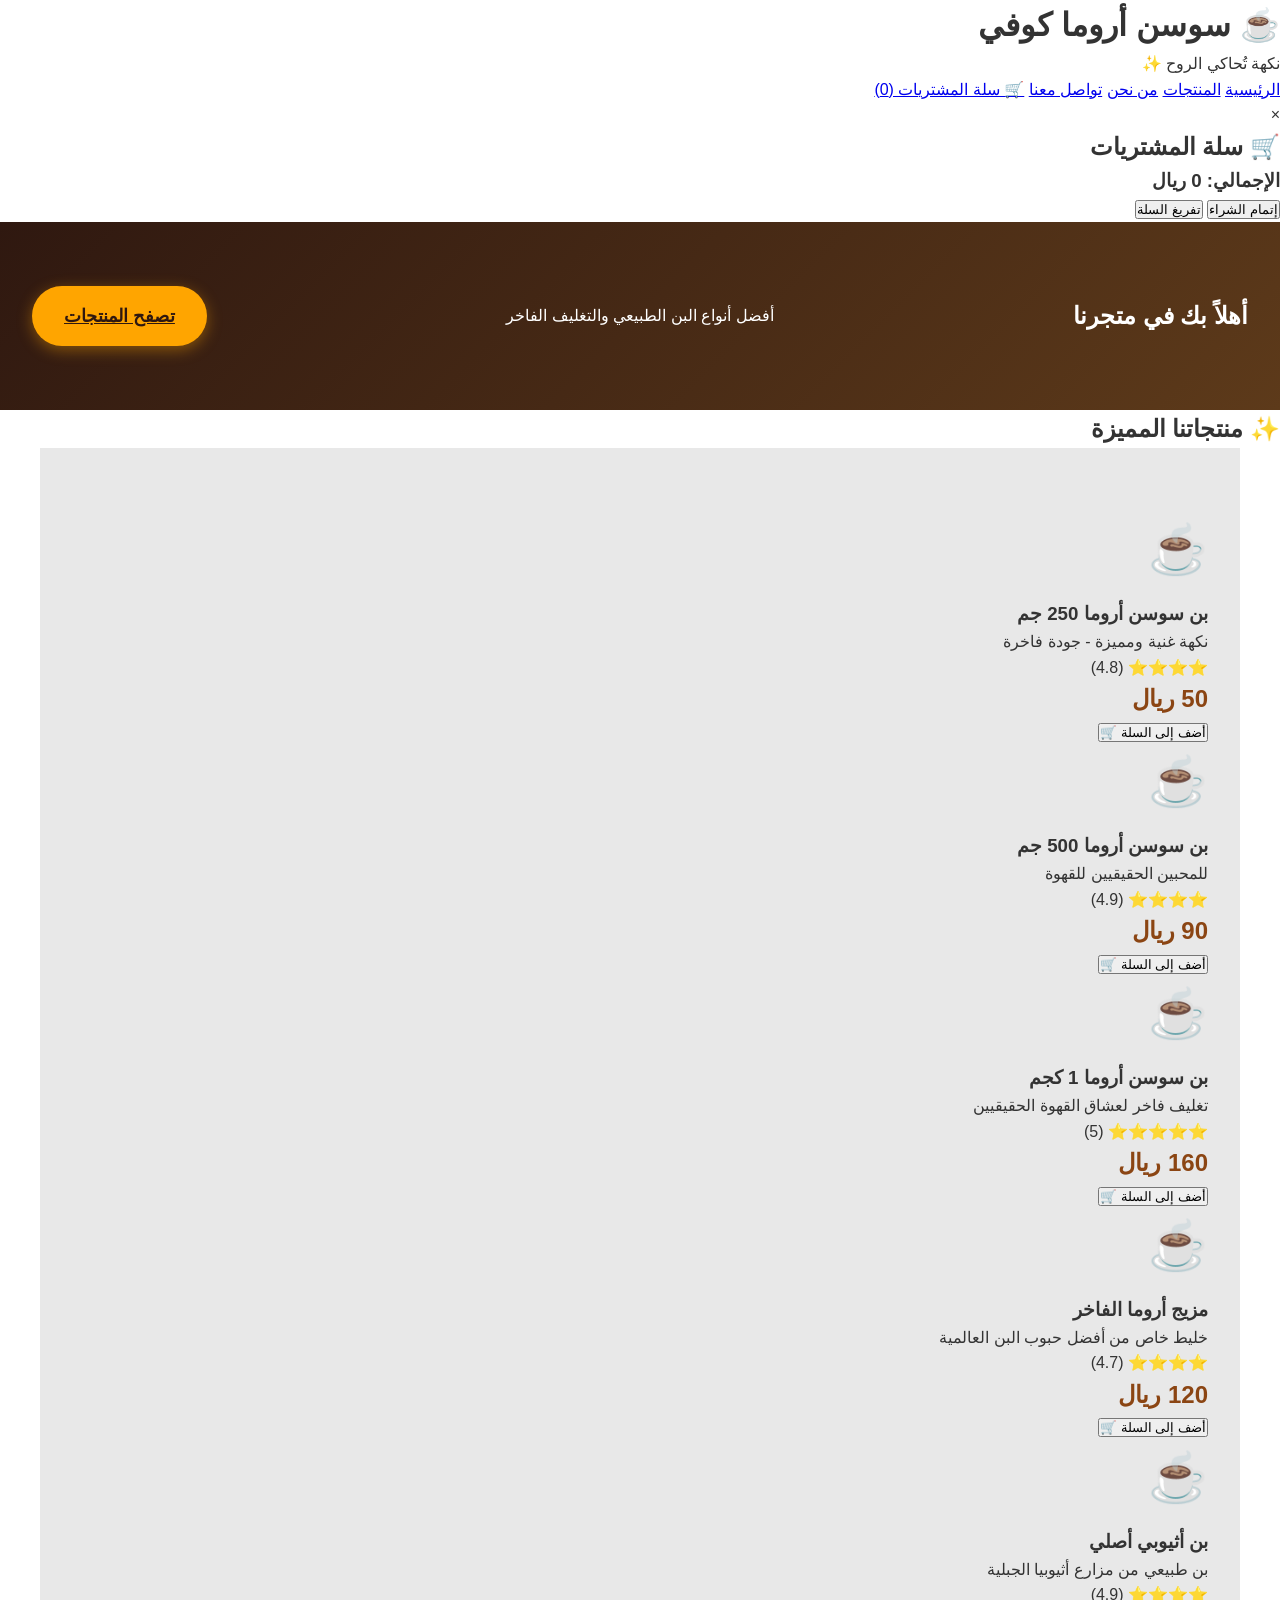
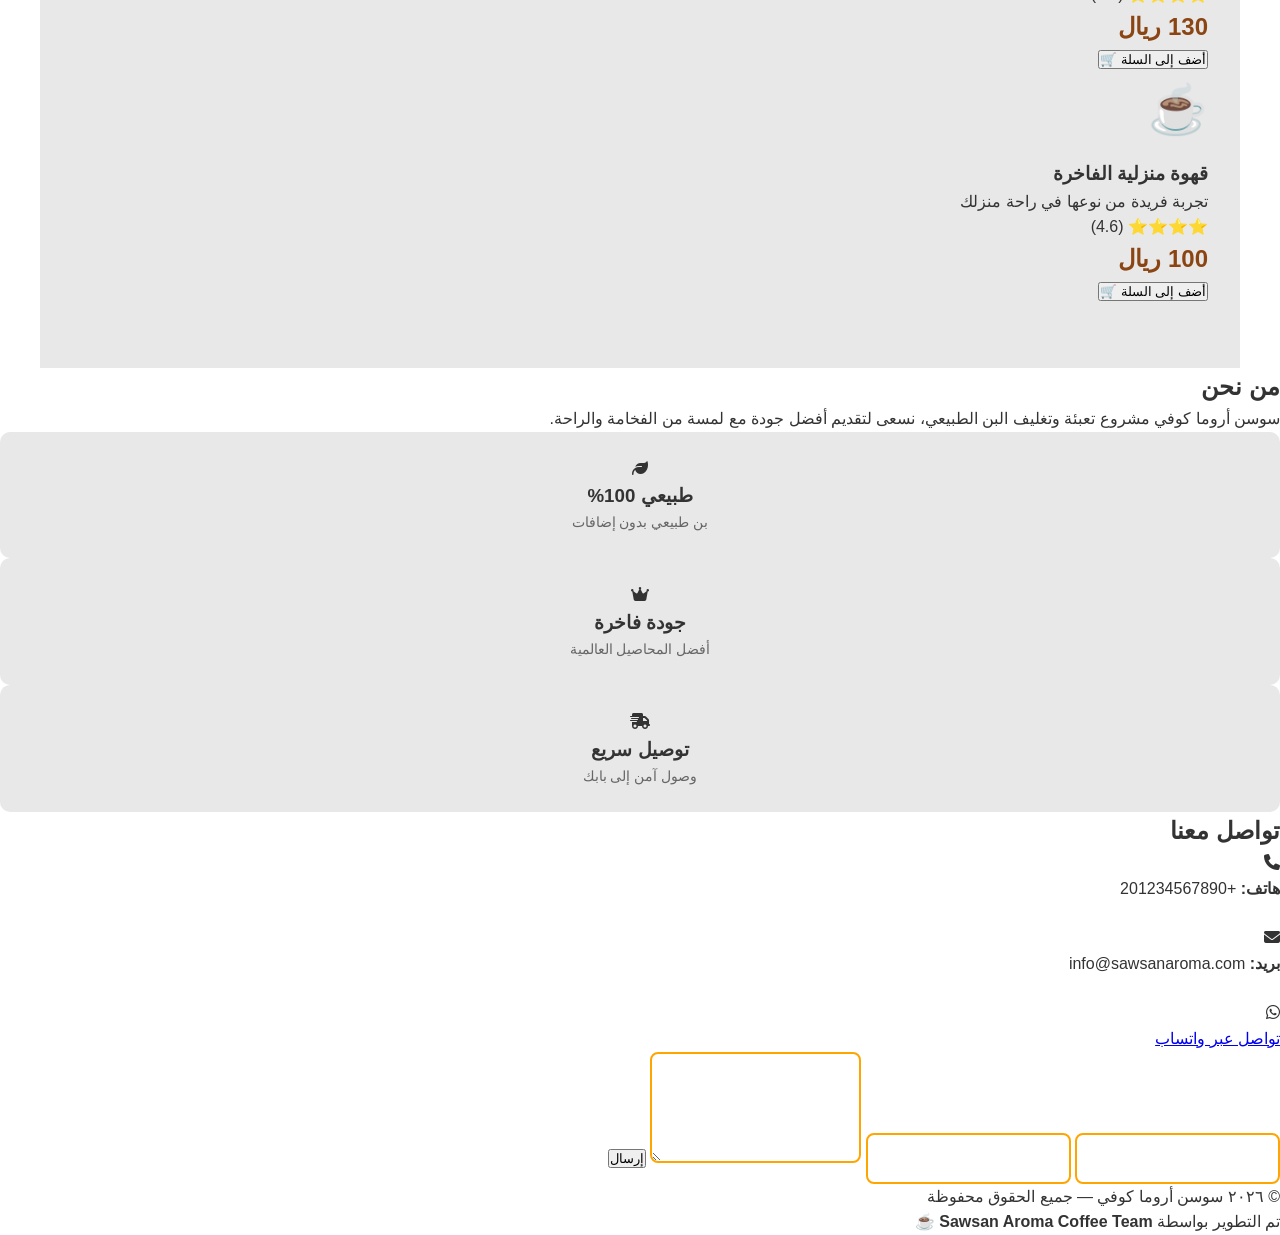
<file: index.html>
<!DOCTYPE html>
<html lang="ar" dir="rtl">
<head>
    <meta charset="UTF-8">
    <meta name="viewport" content="width=device-width, initial-scale=1.0">
    <title>سوسن أروما كوفي | متجر البن</title>
    <link rel="stylesheet" href="https://cdnjs.cloudflare.com/ajax/libs/font-awesome/6.4.0/css/all.min.css">
    <link rel="stylesheet" href="styles.css">
</head>
<body>

<header>
    <h1>☕ سوسن أروما كوفي</h1>
    <p>نكهة تُحاكي الروح ✨</p>
</header>

<nav>
    <a href="#home">الرئيسية</a>
    <a href="#products">المنتجات</a>
    <a href="#about">من نحن</a>
    <a href="#contact">تواصل معنا</a>
    <a href="javascript:void(0)" onclick="toggleCart()">🛒 سلة المشتريات (<span id="cartCount">0</span>)</a>
</nav>

<!-- Shopping Cart Modal -->
<div id="cartModal" class="modal">
    <div class="modal-content">
        <span class="close" onclick="toggleCart()">&times;</span>
        <h2>🛒 سلة المشتريات</h2>
        <div id="cartItems"></div>
        <div class="cart-total">
            <h3>الإجمالي: <span id="totalPrice">0</span> ريال</h3>
        </div>
        <button class="checkout-btn" onclick="checkout()">إتمام الشراء</button>
        <button class="clear-cart-btn" onclick="clearCart()">تفريغ السلة</button>
    </div>
</div>

<section id="home" class="hero">
    <h2>أهلاً بك في متجرنا</h2>
    <p>أفضل أنواع البن الطبيعي والتغليف الفاخر</p>
    <a href="#products" class="cta-button">تصفح المنتجات</a>
</section>

<section id="products">
    <h2>✨ منتجاتنا المميزة</h2>
    <div class="products" id="productsContainer">
        <!-- Products will be loaded here -->
    </div>
</section>

<section id="about">
    <h2>من نحن</h2>
    <p>سوسن أروما كوفي مشروع تعبئة وتغليف البن الطبيعي، نسعى لتقديم أفضل جودة مع لمسة من الفخامة والراحة.</p>
    <div class="features">
        <div class="feature">
            <i class="fas fa-leaf"></i>
            <h3>طبيعي 100%</h3>
            <p>بن طبيعي بدون إضافات</p>
        </div>
        <div class="feature">
            <i class="fas fa-crown"></i>
            <h3>جودة فاخرة</h3>
            <p>أفضل المحاصيل العالمية</p>
        </div>
        <div class="feature">
            <i class="fas fa-shipping-fast"></i>
            <h3>توصيل سريع</h3>
            <p>وصول آمن إلى بابك</p>
        </div>
    </div>
</section>

<section id="contact">
    <h2>تواصل معنا</h2>
    <div class="contact-info">
        <div class="contact-item">
            <i class="fas fa-phone"></i>
            <p><strong>هاتف:</strong> +201234567890</p>
        </div>
        <div class="contact-item">
            <i class="fas fa-envelope"></i>
            <p><strong>بريد:</strong> info@sawsanaroma.com</p>
        </div>
        <div class="contact-item">
            <i class="fab fa-whatsapp"></i>
            <p><a href="https://wa.me/201234567890" target="_blank">تواصل عبر واتساب</a></p>
        </div>
    </div>
    <form class="contact-form" id="contactForm">
        <input type="text" placeholder="الاسم" required>
        <input type="email" placeholder="البريد الإلكتروني" required>
        <textarea placeholder="رسالتك" rows="5" required></textarea>
        <button type="submit">إرسال</button>
    </form>
</section>

<footer>
    <p>© ٢٠٢٦ سوسن أروما كوفي — جميع الحقوق محفوظة</p>
    <p>تم التطوير بواسطة <strong>Sawsan Aroma Coffee Team</strong> ☕</p>
</footer>

<script src="script.js"></script>
</body>
</html>
</file>
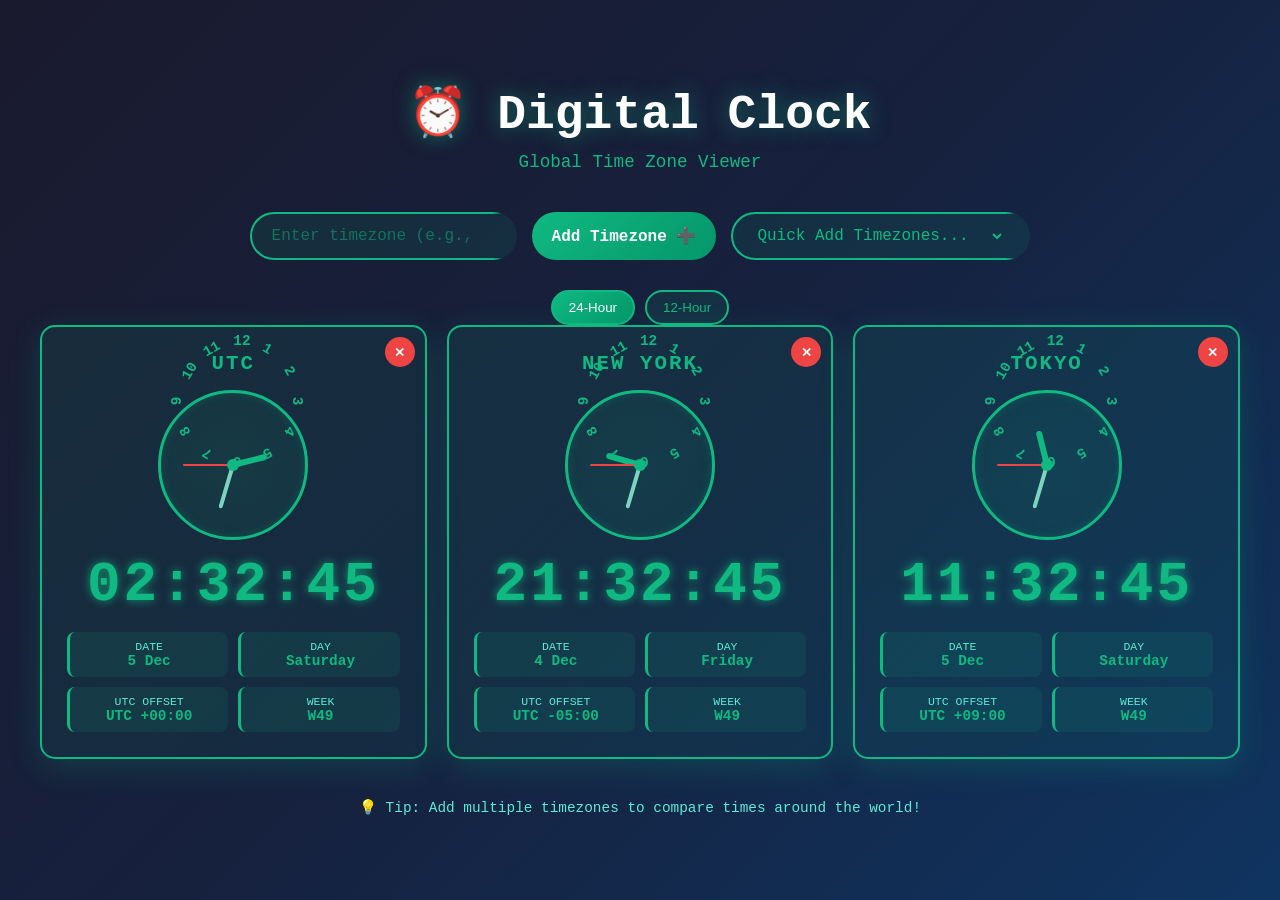
<file: digital-clock.html>
<!DOCTYPE html>
<html lang="en">
<head>
    <meta charset="UTF-8">
    <meta name="viewport" content="width=device-width, initial-scale=1.0">
    <title>Digital Clock - Multiple Time Zones</title>
    <style>
        * {
            margin: 0;
            padding: 0;
            box-sizing: border-box;
        }

        body {
            font-family: 'Courier New', monospace;
            background: linear-gradient(135deg, #1a1a2e 0%, #16213e 50%, #0f3460 100%);
            min-height: 100vh;
            display: flex;
            justify-content: center;
            align-items: center;
            padding: 20px;
        }

        .container {
            max-width: 1200px;
            width: 100%;
        }

        .header {
            text-align: center;
            color: white;
            margin-bottom: 40px;
        }

        .header h1 {
            font-size: 3em;
            margin-bottom: 10px;
            text-shadow: 0 0 20px rgba(16, 185, 129, 0.5);
        }

        .header p {
            font-size: 1.1em;
            color: #10b981;
        }

        .controls {
            display: flex;
            justify-content: center;
            gap: 15px;
            margin-bottom: 30px;
            flex-wrap: wrap;
        }

        .controls input,
        .controls button,
        .controls select {
            padding: 12px 20px;
            border: 2px solid #10b981;
            border-radius: 25px;
            background: rgba(16, 185, 129, 0.1);
            color: #10b981;
            font-size: 1em;
            cursor: pointer;
            transition: all 0.3s ease;
            font-family: 'Courier New', monospace;
        }

        .controls input::placeholder {
            color: rgba(16, 185, 129, 0.5);
        }

        .controls input,
        .controls select {
            border-right: 25px solid transparent;
        }

        .controls button {
            font-weight: bold;
            background: linear-gradient(135deg, #10b981, #059669);
            border: none;
            color: white;
        }

        .controls button:hover {
            transform: scale(1.05);
            box-shadow: 0 0 20px rgba(16, 185, 129, 0.5);
        }

        .clocks-grid {
            display: grid;
            grid-template-columns: repeat(auto-fit, minmax(280px, 1fr));
            gap: 20px;
            margin-bottom: 30px;
        }

        .clock-card {
            background: linear-gradient(135deg, rgba(16, 185, 129, 0.1), rgba(10, 122, 92, 0.1));
            border: 2px solid #10b981;
            border-radius: 15px;
            padding: 25px;
            text-align: center;
            box-shadow: 0 8px 32px rgba(16, 185, 129, 0.2);
            transition: all 0.3s ease;
            position: relative;
            overflow: hidden;
        }

        .clock-card::before {
            content: '';
            position: absolute;
            top: 0;
            left: -100%;
            width: 100%;
            height: 100%;
            background: linear-gradient(90deg, transparent, rgba(16, 185, 129, 0.2), transparent);
            transition: left 0.5s ease;
        }

        .clock-card:hover {
            transform: translateY(-5px);
            box-shadow: 0 12px 40px rgba(16, 185, 129, 0.4);
            border-color: #059669;
        }

        .clock-card:hover::before {
            left: 100%;
        }

        .timezone-name {
            font-size: 1.3em;
            color: #10b981;
            margin-bottom: 15px;
            font-weight: bold;
            text-transform: uppercase;
            letter-spacing: 2px;
        }

        .digital-time {
            font-size: 3.5em;
            color: #10b981;
            font-weight: bold;
            margin-bottom: 15px;
            text-shadow: 0 0 10px rgba(16, 185, 129, 0.8);
            font-family: 'Courier New', monospace;
            letter-spacing: 3px;
            line-height: 1.1;
        }

        .time-details {
            display: grid;
            grid-template-columns: 1fr 1fr;
            gap: 10px;
            margin-top: 15px;
            font-size: 0.9em;
            color: #7dd3c0;
        }

        .detail-item {
            background: rgba(16, 185, 129, 0.1);
            padding: 8px;
            border-radius: 8px;
            border-left: 3px solid #10b981;
        }

        .detail-label {
            font-size: 0.8em;
            color: #5eead4;
            text-transform: uppercase;
        }

        .detail-value {
            font-weight: bold;
            color: #10b981;
        }

        .remove-btn {
            position: absolute;
            top: 10px;
            right: 10px;
            background: #ef4444;
            color: white;
            border: none;
            width: 30px;
            height: 30px;
            border-radius: 50%;
            cursor: pointer;
            font-weight: bold;
            transition: all 0.3s ease;
            display: flex;
            align-items: center;
            justify-content: center;
        }

        .remove-btn:hover {
            background: #dc2626;
            transform: scale(1.1);
        }

        .analog-clock {
            width: 150px;
            height: 150px;
            border: 3px solid #10b981;
            border-radius: 50%;
            margin: 15px auto;
            position: relative;
            background: radial-gradient(circle at center, rgba(16, 185, 129, 0.1), rgba(10, 122, 92, 0.1));
            box-shadow: inset 0 0 10px rgba(16, 185, 129, 0.2);
        }

        .clock-center {
            position: absolute;
            width: 12px;
            height: 12px;
            background: #10b981;
            border-radius: 50%;
            top: 50%;
            left: 50%;
            transform: translate(-50%, -50%);
            z-index: 10;
        }

        .hand {
            position: absolute;
            bottom: 50%;
            left: 50%;
            transform-origin: bottom center;
            border-radius: 10px;
        }

        .hour-hand {
            width: 6px;
            height: 35px;
            background: #10b981;
            margin-left: -3px;
        }

        .minute-hand {
            width: 4px;
            height: 45px;
            background: #7dd3c0;
            margin-left: -2px;
        }

        .second-hand {
            width: 2px;
            height: 50px;
            background: #ef4444;
            margin-left: -1px;
        }

        .clock-number {
            position: absolute;
            width: 100%;
            height: 100%;
            text-align: center;
            color: #10b981;
            font-size: 0.9em;
            font-weight: bold;
        }

        .clock-number span {
            display: inline-block;
            position: absolute;
            left: 50%;
            transform: translateX(-50%);
        }

        .no-clocks {
            text-align: center;
            color: #7dd3c0;
            font-size: 1.2em;
            padding: 40px;
            background: rgba(16, 185, 129, 0.1);
            border: 2px dashed #10b981;
            border-radius: 15px;
        }

        .footer {
            text-align: center;
            color: #5eead4;
            margin-top: 40px;
            font-size: 0.9em;
        }

        @media (max-width: 768px) {
            .header h1 {
                font-size: 2em;
            }

            .digital-time {
                font-size: 2.5em;
            }

            .clocks-grid {
                grid-template-columns: 1fr;
            }

            .controls {
                flex-direction: column;
            }

            .controls input,
            .controls button,
            .controls select {
                width: 100%;
            }
        }

        .time-format-toggle {
            display: flex;
            gap: 10px;
            justify-content: center;
        }

        .format-btn {
            padding: 8px 16px;
            background: rgba(16, 185, 129, 0.1);
            border: 2px solid #10b981;
            color: #10b981;
            border-radius: 20px;
            cursor: pointer;
            transition: all 0.3s ease;
        }

        .format-btn.active {
            background: linear-gradient(135deg, #10b981, #059669);
            color: white;
        }
    </style>
</head>
<body>

<div class="container">
    <div class="header">
        <h1>⏰ Digital Clock</h1>
        <p>Global Time Zone Viewer</p>
    </div>

    <div class="controls">
        <input type="text" id="timezoneInput" placeholder="Enter timezone (e.g., America/New_York)">
        <button onclick="addTimezone()">Add Timezone ➕</button>
        <select id="presetTimezones" onchange="addPresetTimezone()">
            <option value="">Quick Add Timezones...</option>
            <option value="America/New_York">New York (EST)</option>
            <option value="Europe/London">London (GMT)</option>
            <option value="Asia/Tokyo">Tokyo (JST)</option>
            <option value="Australia/Sydney">Sydney (AEDT)</option>
            <option value="Asia/Dubai">Dubai (GST)</option>
            <option value="Asia/Bangkok">Bangkok (ICT)</option>
            <option value="Europe/Paris">Paris (CET)</option>
            <option value="America/Los_Angeles">Los Angeles (PST)</option>
            <option value="Asia/Singapore">Singapore (SGT)</option>
            <option value="India/Kolkata">India (IST)</option>
            <option value="America/Toronto">Toronto (EST)</option>
            <option value="America/Mexico_City">Mexico City (CST)</option>
        </select>
    </div>

    <div class="time-format-toggle">
        <button class="format-btn active" onclick="setTimeFormat(24)">24-Hour</button>
        <button class="format-btn" onclick="setTimeFormat(12)">12-Hour</button>
    </div>

    <div class="clocks-grid" id="clocksGrid">
        <div class="no-clocks">Select a timezone to get started! 🌍</div>
    </div>

    <div class="footer">
        <p>💡 Tip: Add multiple timezones to compare times around the world!</p>
    </div>
</div>

<script>
    let timezones = [];
    let timeFormat = 24; // 24-hour format by default
    let animationIds = {};

    // Add sample timezones on page load
    window.addEventListener('load', () => {
        addTimezone('UTC');
        addTimezone('America/New_York');
        addTimezone('Asia/Tokyo');
    });

    function addTimezone(tz = null) {
        const timezone = tz || document.getElementById('timezoneInput').value.trim();
        
        if (!timezone) {
            alert('Please enter a timezone!');
            return;
        }

        if (timezones.includes(timezone)) {
            alert('This timezone is already added!');
            return;
        }

        // Validate timezone
        try {
            new Date().toLocaleString('en-US', { timeZone: timezone });
            timezones.push(timezone);
            document.getElementById('timezoneInput').value = '';
            document.getElementById('presetTimezones').value = '';
            renderClocks();
        } catch (err) {
            alert(`Invalid timezone: ${timezone}`);
        }
    }

    function addPresetTimezone() {
        const timezone = document.getElementById('presetTimezones').value;
        if (timezone) {
            addTimezone(timezone);
        }
    }

    function removeTimezone(index) {
        if (animationIds[index]) {
            cancelAnimationFrame(animationIds[index]);
        }
        timezones.splice(index, 1);
        renderClocks();
    }

    function setTimeFormat(format) {
        timeFormat = format;
        document.querySelectorAll('.format-btn').forEach(btn => {
            btn.classList.remove('active');
        });
        event.target.classList.add('active');
        renderClocks();
    }

    function renderClocks() {
        const grid = document.getElementById('clocksGrid');
        
        if (timezones.length === 0) {
            grid.innerHTML = '<div class="no-clocks">Select a timezone to get started! 🌍</div>';
            return;
        }

        grid.innerHTML = timezones.map((tz, index) => `
            <div class="clock-card">
                <button class="remove-btn" onclick="removeTimezone(${index})">✕</button>
                <div class="timezone-name">${formatTimezoneName(tz)}</div>
                
                <div class="analog-clock" id="analog-${index}">
                    <div class="clock-number" id="numbers-${index}"></div>
                    <div class="hand hour-hand" id="hour-${index}"></div>
                    <div class="hand minute-hand" id="minute-${index}"></div>
                    <div class="hand second-hand" id="second-${index}"></div>
                    <div class="clock-center"></div>
                </div>
                
                <div class="digital-time" id="digital-${index}"></div>
                
                <div class="time-details">
                    <div class="detail-item">
                        <div class="detail-label">Date</div>
                        <div class="detail-value" id="date-${index}"></div>
                    </div>
                    <div class="detail-item">
                        <div class="detail-label">Day</div>
                        <div class="detail-value" id="day-${index}"></div>
                    </div>
                    <div class="detail-item">
                        <div class="detail-label">UTC Offset</div>
                        <div class="detail-value" id="offset-${index}"></div>
                    </div>
                    <div class="detail-item">
                        <div class="detail-label">Week</div>
                        <div class="detail-value" id="week-${index}"></div>
                    </div>
                </div>
            </div>
        `).join('');

        // Initialize clock numbers
        timezones.forEach((tz, index) => {
            drawClockNumbers(index);
        });

        // Start animation loop
        updateAllClocks();
    }

    function drawClockNumbers(index) {
        const numbersContainer = document.getElementById(`numbers-${index}`);
        if (!numbersContainer) return;

        numbersContainer.innerHTML = '';
        for (let i = 1; i <= 12; i++) {
            const span = document.createElement('span');
            span.textContent = i;
            span.style.transform = `rotate(${i * 30}deg) translateY(-60px)`;
            numbersContainer.appendChild(span);
        }
    }

    function updateAllClocks() {
        timezones.forEach((tz, index) => {
            updateClock(tz, index);
        });
        animationIds[0] = requestAnimationFrame(updateAllClocks);
    }

    function updateClock(timezone, index) {
        const now = new Date();
        const tzTime = new Date(now.toLocaleString('en-US', { timeZone: timezone }));

        // Digital time
        const hours = tzTime.getHours();
        const minutes = tzTime.getMinutes();
        const seconds = tzTime.getSeconds();

        let displayHours = hours;
        let period = '';

        if (timeFormat === 12) {
            period = hours >= 12 ? ' PM' : ' AM';
            displayHours = hours % 12 || 12;
        }

        const digitalTime = `${pad(displayHours)}:${pad(minutes)}:${pad(seconds)}${period}`;
        const digitalElement = document.getElementById(`digital-${index}`);
        if (digitalElement) {
            digitalElement.textContent = digitalTime;
        }

        // Analog clock hands
        const secondDegrees = (seconds / 60) * 360;
        const minuteDegrees = (minutes / 60) * 360 + (seconds / 60) * 6;
        const hourDegrees = (hours / 12) * 360 + (minutes / 60) * 30;

        const hourHand = document.getElementById(`hour-${index}`);
        const minuteHand = document.getElementById(`minute-${index}`);
        const secondHand = document.getElementById(`second-${index}`);

        if (hourHand) hourHand.style.transform = `rotate(${hourDegrees}deg)`;
        if (minuteHand) minuteHand.style.transform = `rotate(${minuteDegrees}deg)`;
        if (secondHand) secondHand.style.transform = `rotate(${secondDegrees}deg)`;

        // Date and details
        const days = ['Sunday', 'Monday', 'Tuesday', 'Wednesday', 'Thursday', 'Friday', 'Saturday'];
        const months = ['Jan', 'Feb', 'Mar', 'Apr', 'May', 'Jun', 'Jul', 'Aug', 'Sep', 'Oct', 'Nov', 'Dec'];

        const dateElement = document.getElementById(`date-${index}`);
        if (dateElement) {
            dateElement.textContent = `${tzTime.getDate()} ${months[tzTime.getMonth()]}`;
        }

        const dayElement = document.getElementById(`day-${index}`);
        if (dayElement) {
            dayElement.textContent = days[tzTime.getDay()];
        }

        // UTC Offset
        const offsetElement = document.getElementById(`offset-${index}`);
        if (offsetElement) {
            const offset = getUTCOffset(timezone);
            offsetElement.textContent = offset;
        }

        // Week number
        const weekElement = document.getElementById(`week-${index}`);
        if (weekElement) {
            const weekNum = getWeekNumber(tzTime);
            weekElement.textContent = `W${weekNum}`;
        }
    }

    function pad(num) {
        return String(num).padStart(2, '0');
    }

    function formatTimezoneName(tz) {
        return tz.replace(/_/g, ' ').split('/').pop();
    }

    function getUTCOffset(timezone) {
        const now = new Date();
        const utcTime = new Date(now.toLocaleString('en-US', { timeZone: 'UTC' }));
        const tzTime = new Date(now.toLocaleString('en-US', { timeZone: timezone }));
        
        const diffMs = tzTime - utcTime;
        const diffMins = Math.round(diffMs / 60000);
        const hours = Math.floor(diffMins / 60);
        const mins = Math.abs(diffMins % 60);

        const sign = diffMins >= 0 ? '+' : '-';
        return `UTC ${sign}${pad(Math.abs(hours))}:${pad(mins)}`;
    }

    function getWeekNumber(date) {
        const d = new Date(Date.UTC(date.getFullYear(), date.getMonth(), date.getDate()));
        const dayNum = d.getUTCDay() || 7;
        d.setUTCDate(d.getUTCDate() + 4 - dayNum);
        const yearStart = new Date(Date.UTC(d.getUTCFullYear(), 0, 1));
        return Math.ceil((((d - yearStart) / 86400000) + 1) / 7);
    }
</script>

</body>
</html>
</file>
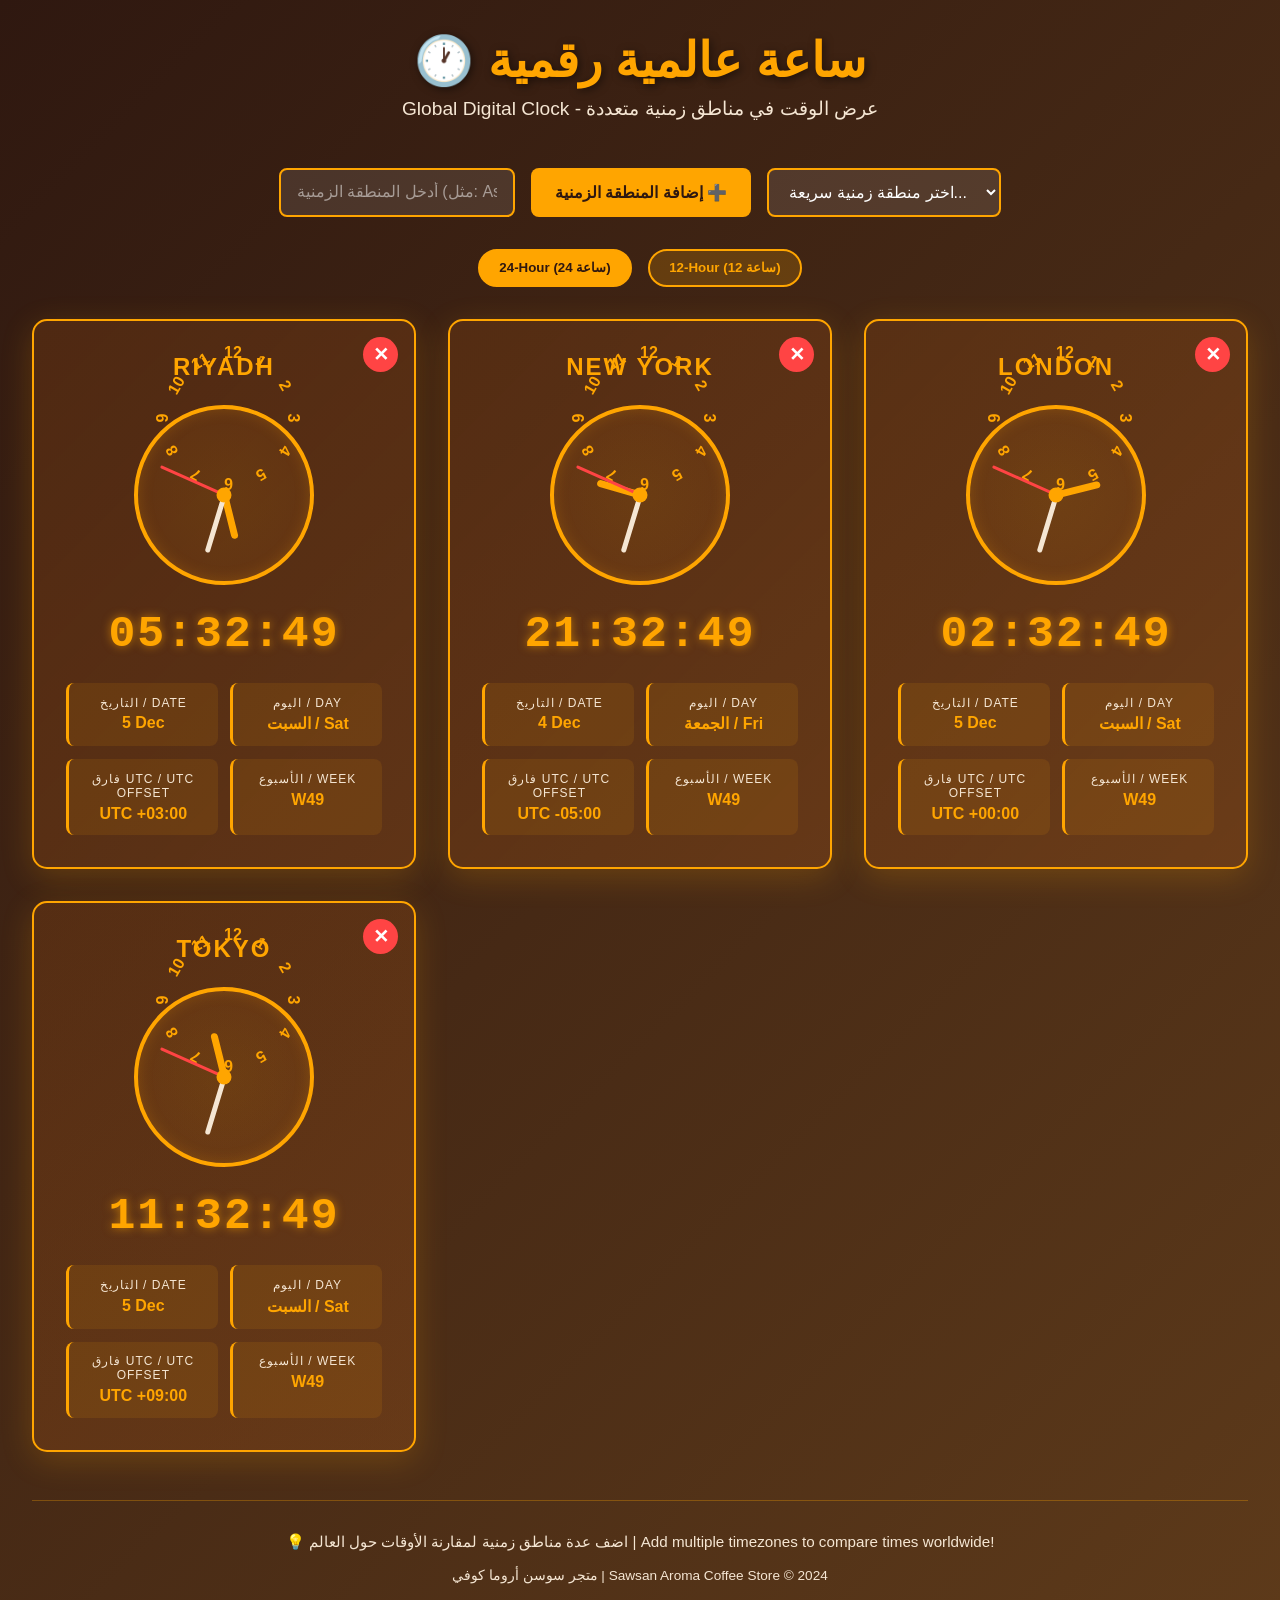
<file: timezone-clock.html>
<!DOCTYPE html>
<html lang="ar">
<head>
    <meta charset="UTF-8">
    <meta name="viewport" content="width=device-width, initial-scale=1.0">
    <title>ساعة عالمية - Global Digital Clock | Sawsan Aroma Coffee</title>
    <style>
        * {
            margin: 0;
            padding: 0;
            box-sizing: border-box;
        }

        :root {
            --primary-color: #8B4513;
            --secondary-color: #D2691E;
            --accent-color: #FFA500;
            --dark-color: #2F1810;
            --light-color: #F5E6D3;
            --white: #FFFFFF;
            --gray: #E8E8E8;
            --text-dark: #333333;
            --text-light: #666666;
        }

        body {
            font-family: 'Segoe UI', Tahoma, Geneva, Verdana, sans-serif;
            background: linear-gradient(135deg, var(--dark-color) 0%, #5D3A1A 100%);
            min-height: 100vh;
            display: flex;
            flex-direction: column;
            align-items: center;
            padding: 2rem;
            color: var(--white);
        }

        .container {
            width: 100%;
            max-width: 1400px;
            margin: 0 auto;
        }

        /* Header */
        .header {
            text-align: center;
            margin-bottom: 3rem;
            animation: slideDown 0.6s ease;
        }

        .header h1 {
            font-size: 3rem;
            margin-bottom: 0.5rem;
            color: var(--accent-color);
            text-shadow: 2px 2px 8px rgba(0, 0, 0, 0.5);
        }

        .header p {
            font-size: 1.2rem;
            color: var(--light-color);
        }

        /* Controls Section */
        .controls {
            display: flex;
            justify-content: center;
            gap: 1rem;
            margin-bottom: 2rem;
            flex-wrap: wrap;
            animation: slideDown 0.8s ease;
        }

        .controls input {
            padding: 0.8rem 1rem;
            border: 2px solid var(--accent-color);
            border-radius: 8px;
            background-color: rgba(255, 255, 255, 0.1);
            color: var(--white);
            font-size: 1rem;
        }

        .controls input::placeholder {
            color: rgba(255, 255, 255, 0.5);
        }

        .controls input:focus {
            outline: none;
            background-color: rgba(255, 255, 255, 0.15);
            border-color: #FF8C00;
        }

        .controls button {
            padding: 0.8rem 1.5rem;
            background-color: var(--accent-color);
            color: var(--dark-color);
            border: none;
            border-radius: 8px;
            font-weight: bold;
            cursor: pointer;
            transition: all 0.3s ease;
            font-size: 1rem;
        }

        .controls button:hover {
            background-color: #FF8C00;
            transform: translateY(-2px);
            box-shadow: 0 5px 15px rgba(255, 165, 0, 0.4);
        }

        .controls select {
            padding: 0.8rem 1rem;
            border: 2px solid var(--accent-color);
            border-radius: 8px;
            background-color: rgba(255, 255, 255, 0.1);
            color: var(--white);
            font-size: 1rem;
            cursor: pointer;
        }

        .controls select option {
            background-color: var(--dark-color);
            color: var(--white);
        }

        /* Format Toggle */
        .format-toggle {
            display: flex;
            justify-content: center;
            gap: 1rem;
            margin-bottom: 2rem;
            animation: slideDown 1s ease;
        }

        .format-btn {
            padding: 0.6rem 1.2rem;
            background-color: rgba(255, 165, 0, 0.2);
            border: 2px solid var(--accent-color);
            color: var(--accent-color);
            border-radius: 20px;
            cursor: pointer;
            font-weight: bold;
            transition: all 0.3s ease;
        }

        .format-btn.active {
            background-color: var(--accent-color);
            color: var(--dark-color);
        }

        .format-btn:hover {
            transform: scale(1.05);
        }

        /* Clocks Grid */
        .clocks-grid {
            display: grid;
            grid-template-columns: repeat(auto-fit, minmax(320px, 1fr));
            gap: 2rem;
            margin-bottom: 3rem;
        }

        .clock-card {
            background: linear-gradient(135deg, rgba(139, 69, 19, 0.3) 0%, rgba(210, 105, 30, 0.2) 100%);
            border: 2px solid var(--accent-color);
            border-radius: 15px;
            padding: 2rem;
            text-align: center;
            position: relative;
            overflow: hidden;
            transition: all 0.3s ease;
            box-shadow: 0 8px 32px rgba(255, 165, 0, 0.2);
            animation: slideUp 0.6s ease;
        }

        .clock-card::before {
            content: '';
            position: absolute;
            top: 0;
            left: -100%;
            width: 100%;
            height: 100%;
            background: linear-gradient(90deg, transparent, rgba(255, 255, 255, 0.1), transparent);
            transition: left 0.5s ease;
        }

        .clock-card:hover {
            transform: translateY(-8px);
            box-shadow: 0 12px 40px rgba(255, 165, 0, 0.4);
            border-color: #FF8C00;
        }

        .clock-card:hover::before {
            left: 100%;
        }

        .remove-btn {
            position: absolute;
            top: 1rem;
            right: 1rem;
            background-color: #FF4444;
            color: var(--white);
            border: none;
            width: 35px;
            height: 35px;
            border-radius: 50%;
            cursor: pointer;
            font-weight: bold;
            font-size: 1.2rem;
            transition: all 0.3s ease;
            display: flex;
            align-items: center;
            justify-content: center;
        }

        .remove-btn:hover {
            background-color: #FF1111;
            transform: scale(1.1);
        }

        .timezone-name {
            font-size: 1.5rem;
            color: var(--accent-color);
            margin-bottom: 1rem;
            font-weight: bold;
            text-transform: uppercase;
            letter-spacing: 2px;
        }

        /* Analog Clock */
        .analog-clock {
            width: 180px;
            height: 180px;
            border: 4px solid var(--accent-color);
            border-radius: 50%;
            margin: 1.5rem auto;
            position: relative;
            background: radial-gradient(circle at center, rgba(255, 165, 0, 0.1), rgba(139, 69, 19, 0.2));
            box-shadow: inset 0 0 15px rgba(255, 165, 0, 0.2);
        }

        .clock-center {
            position: absolute;
            width: 15px;
            height: 15px;
            background: var(--accent-color);
            border-radius: 50%;
            top: 50%;
            left: 50%;
            transform: translate(-50%, -50%);
            z-index: 10;
        }

        .hand {
            position: absolute;
            bottom: 50%;
            left: 50%;
            transform-origin: bottom center;
            border-radius: 10px;
        }

        .hour-hand {
            width: 7px;
            height: 45px;
            background: var(--accent-color);
            margin-left: -3.5px;
        }

        .minute-hand {
            width: 5px;
            height: 60px;
            background: var(--light-color);
            margin-left: -2.5px;
        }

        .second-hand {
            width: 3px;
            height: 70px;
            background: #FF4444;
            margin-left: -1.5px;
        }

        .clock-number {
            position: absolute;
            width: 100%;
            height: 100%;
            text-align: center;
            color: var(--accent-color);
            font-size: 1rem;
            font-weight: bold;
        }

        .clock-number span {
            display: inline-block;
            position: absolute;
            left: 50%;
            transform: translateX(-50%);
        }

        /* Digital Time */
        .digital-time {
            font-size: 2.8rem;
            color: var(--accent-color);
            font-weight: bold;
            margin-bottom: 1rem;
            text-shadow: 0 0 10px rgba(255, 165, 0, 0.6);
            font-family: 'Courier New', monospace;
            letter-spacing: 2px;
        }

        /* Time Details */
        .time-details {
            display: grid;
            grid-template-columns: 1fr 1fr;
            gap: 0.8rem;
            margin-top: 1.5rem;
        }

        .detail-item {
            background: rgba(255, 165, 0, 0.1);
            padding: 0.8rem;
            border-radius: 8px;
            border-left: 3px solid var(--accent-color);
        }

        .detail-label {
            font-size: 0.75rem;
            color: var(--light-color);
            text-transform: uppercase;
            letter-spacing: 1px;
        }

        .detail-value {
            font-weight: bold;
            color: var(--accent-color);
            margin-top: 0.3rem;
        }

        /* Empty State */
        .empty-state {
            grid-column: 1 / -1;
            text-align: center;
            padding: 3rem;
            background: rgba(255, 165, 0, 0.1);
            border: 2px dashed var(--accent-color);
            border-radius: 15px;
            color: var(--light-color);
            font-size: 1.2rem;
        }

        .empty-state-icon {
            font-size: 3rem;
            margin-bottom: 1rem;
        }

        /* Footer */
        .footer {
            text-align: center;
            color: var(--light-color);
            margin-top: 2rem;
            padding-top: 2rem;
            border-top: 1px solid rgba(255, 165, 0, 0.3);
        }

        .footer p {
            font-size: 0.95rem;
        }

        /* Animations */
        @keyframes slideDown {
            from {
                opacity: 0;
                transform: translateY(-20px);
            }
            to {
                opacity: 1;
                transform: translateY(0);
            }
        }

        @keyframes slideUp {
            from {
                opacity: 0;
                transform: translateY(20px);
            }
            to {
                opacity: 1;
                transform: translateY(0);
            }
        }

        /* Responsive */
        @media (max-width: 768px) {
            .header h1 {
                font-size: 2rem;
            }

            .clocks-grid {
                grid-template-columns: 1fr;
            }

            .controls {
                flex-direction: column;
            }

            .controls input,
            .controls button,
            .controls select {
                width: 100%;
            }

            .digital-time {
                font-size: 2rem;
            }

            .analog-clock {
                width: 150px;
                height: 150px;
            }
        }
    </style>
</head>
<body>
    <div class="container">
        <!-- Header -->
        <div class="header">
            <h1>🕐 ساعة عالمية رقمية</h1>
            <p>Global Digital Clock - عرض الوقت في مناطق زمنية متعددة</p>
        </div>

        <!-- Controls -->
        <div class="controls">
            <input type="text" id="timezoneInput" placeholder="أدخل المنطقة الزمنية (مثل: Asia/Riyadh)">
            <button onclick="addTimezone()">إضافة المنطقة الزمنية ➕</button>
            <select id="presetTimezones" onchange="addPresetTimezone()">
                <option value="">اختر منطقة زمنية سريعة...</option>
                <option value="Asia/Riyadh">الرياض - السعودية (AST)</option>
                <option value="Asia/Dubai">دبي - الإمارات (GST)</option>
                <option value="Africa/Cairo">القاهرة - مصر (EET)</option>
                <option value="Asia/Baghdad">بغداد - العراق (AST)</option>
                <option value="America/New_York">نيويورك - أمريكا (EST)</option>
                <option value="Europe/London">لندن - بريطانيا (GMT)</option>
                <option value="Europe/Paris">باريس - فرنسا (CET)</option>
                <option value="Asia/Tokyo">طوكيو - اليابان (JST)</option>
                <option value="Australia/Sydney">سيدني - أستراليا (AEDT)</option>
                <option value="Asia/Singapore">سنغافورة (SGT)</option>
                <option value="Asia/Bangkok">بانكوك - تايلاند (ICT)</option>
                <option value="India/Kolkata">كولكاتا - الهند (IST)</option>
            </select>
        </div>

        <!-- Format Toggle -->
        <div class="format-toggle">
            <button class="format-btn active" onclick="setTimeFormat(24)">24-Hour (24 ساعة)</button>
            <button class="format-btn" onclick="setTimeFormat(12)">12-Hour (12 ساعة)</button>
        </div>

        <!-- Clocks Grid -->
        <div class="clocks-grid" id="clocksGrid">
            <div class="empty-state">
                <div class="empty-state-icon">🌍</div>
                <p>اختر منطقة زمنية لبدء العرض</p>
                <p style="font-size: 0.9rem; margin-top: 0.5rem;">Select a timezone to get started!</p>
            </div>
        </div>

        <!-- Footer -->
        <div class="footer">
            <p>💡 اضف عدة مناطق زمنية لمقارنة الأوقات حول العالم | Add multiple timezones to compare times worldwide!</p>
            <p style="margin-top: 1rem; font-size: 0.85rem;">متجر سوسن أروما كوفي | Sawsan Aroma Coffee Store © 2024</p>
        </div>
    </div>

    <script>
        let timezones = [];
        let timeFormat = 24;
        let animationIds = {};

        // Load default timezones on page load
        window.addEventListener('load', () => {
            addTimezone('Asia/Riyadh');
            addTimezone('America/New_York');
            addTimezone('Europe/London');
            addTimezone('Asia/Tokyo');
        });

        function addTimezone(tz = null) {
            const timezone = tz || document.getElementById('timezoneInput').value.trim();
            
            if (!timezone) {
                alert('الرجاء إدخال منطقة زمنية! / Please enter a timezone!');
                return;
            }

            if (timezones.includes(timezone)) {
                alert('هذه المنطقة الزمنية مضافة بالفعل! / This timezone is already added!');
                return;
            }

            // Validate timezone
            try {
                new Date().toLocaleString('ar-SA', { timeZone: timezone });
                timezones.push(timezone);
                document.getElementById('timezoneInput').value = '';
                document.getElementById('presetTimezones').value = '';
                renderClocks();
            } catch (err) {
                alert(`المنطقة الزمنية غير صحيحة: ${timezone} / Invalid timezone: ${timezone}`);
            }
        }

        function addPresetTimezone() {
            const timezone = document.getElementById('presetTimezones').value;
            if (timezone) {
                addTimezone(timezone);
            }
        }

        function removeTimezone(index) {
            if (animationIds[index]) {
                cancelAnimationFrame(animationIds[index]);
            }
            timezones.splice(index, 1);
            renderClocks();
        }

        function setTimeFormat(format) {
            timeFormat = format;
            document.querySelectorAll('.format-btn').forEach(btn => {
                btn.classList.remove('active');
            });
            event.target.classList.add('active');
            renderClocks();
        }

        function renderClocks() {
            const grid = document.getElementById('clocksGrid');
            
            if (timezones.length === 0) {
                grid.innerHTML = `
                    <div class="empty-state">
                        <div class="empty-state-icon">🌍</div>
                        <p>اختر منطقة زمنية لبدء العرض</p>
                        <p style="font-size: 0.9rem; margin-top: 0.5rem;">Select a timezone to get started!</p>
                    </div>
                `;
                return;
            }

            grid.innerHTML = timezones.map((tz, index) => `
                <div class="clock-card">
                    <button class="remove-btn" onclick="removeTimezone(${index})" title="حذف / Remove">✕</button>
                    <div class="timezone-name">${formatTimezoneName(tz)}</div>
                    
                    <div class="analog-clock" id="analog-${index}">
                        <div class="clock-number" id="numbers-${index}"></div>
                        <div class="hand hour-hand" id="hour-${index}"></div>
                        <div class="hand minute-hand" id="minute-${index}"></div>
                        <div class="hand second-hand" id="second-${index}"></div>
                        <div class="clock-center"></div>
                    </div>
                    
                    <div class="digital-time" id="digital-${index}"></div>
                    
                    <div class="time-details">
                        <div class="detail-item">
                            <div class="detail-label">التاريخ / Date</div>
                            <div class="detail-value" id="date-${index}"></div>
                        </div>
                        <div class="detail-item">
                            <div class="detail-label">اليوم / Day</div>
                            <div class="detail-value" id="day-${index}"></div>
                        </div>
                        <div class="detail-item">
                            <div class="detail-label">فارق UTC / UTC Offset</div>
                            <div class="detail-value" id="offset-${index}"></div>
                        </div>
                        <div class="detail-item">
                            <div class="detail-label">الأسبوع / Week</div>
                            <div class="detail-value" id="week-${index}"></div>
                        </div>
                    </div>
                </div>
            `).join('');

            // Initialize clock numbers
            timezones.forEach((tz, index) => {
                drawClockNumbers(index);
            });

            // Start animation loop
            updateAllClocks();
        }

        function drawClockNumbers(index) {
            const numbersContainer = document.getElementById(`numbers-${index}`);
            if (!numbersContainer) return;

            numbersContainer.innerHTML = '';
            for (let i = 1; i <= 12; i++) {
                const span = document.createElement('span');
                span.textContent = i;
                span.style.transform = `rotate(${i * 30}deg) translateY(-65px)`;
                numbersContainer.appendChild(span);
            }
        }

        function updateAllClocks() {
            timezones.forEach((tz, index) => {
                updateClock(tz, index);
            });
            animationIds[0] = requestAnimationFrame(updateAllClocks);
        }

        function updateClock(timezone, index) {
            const now = new Date();
            const tzTime = new Date(now.toLocaleString('en-US', { timeZone: timezone }));

            // Digital time
            const hours = tzTime.getHours();
            const minutes = tzTime.getMinutes();
            const seconds = tzTime.getSeconds();

            let displayHours = hours;
            let period = '';

            if (timeFormat === 12) {
                period = hours >= 12 ? ' PM' : ' AM';
                displayHours = hours % 12 || 12;
            }

            const digitalTime = `${pad(displayHours)}:${pad(minutes)}:${pad(seconds)}${period}`;
            const digitalElement = document.getElementById(`digital-${index}`);
            if (digitalElement) {
                digitalElement.textContent = digitalTime;
            }

            // Analog clock hands
            const secondDegrees = (seconds / 60) * 360;
            const minuteDegrees = (minutes / 60) * 360 + (seconds / 60) * 6;
            const hourDegrees = (hours / 12) * 360 + (minutes / 60) * 30;

            const hourHand = document.getElementById(`hour-${index}`);
            const minuteHand = document.getElementById(`minute-${index}`);
            const secondHand = document.getElementById(`second-${index}`);

            if (hourHand) hourHand.style.transform = `rotate(${hourDegrees}deg)`;
            if (minuteHand) minuteHand.style.transform = `rotate(${minuteDegrees}deg)`;
            if (secondHand) secondHand.style.transform = `rotate(${secondDegrees}deg)`;

            // Date and details
            const days = ['الأحد / Sun', 'الإثنين / Mon', 'الثلاثاء / Tue', 'الأربعاء / Wed', 'الخميس / Thu', 'الجمعة / Fri', 'السبت / Sat'];
            const months = ['Jan', 'Feb', 'Mar', 'Apr', 'May', 'Jun', 'Jul', 'Aug', 'Sep', 'Oct', 'Nov', 'Dec'];

            const dateElement = document.getElementById(`date-${index}`);
            if (dateElement) {
                dateElement.textContent = `${tzTime.getDate()} ${months[tzTime.getMonth()]}`;
            }

            const dayElement = document.getElementById(`day-${index}`);
            if (dayElement) {
                dayElement.textContent = days[tzTime.getDay()];
            }

            // UTC Offset
            const offsetElement = document.getElementById(`offset-${index}`);
            if (offsetElement) {
                const offset = getUTCOffset(timezone);
                offsetElement.textContent = offset;
            }

            // Week number
            const weekElement = document.getElementById(`week-${index}`);
            if (weekElement) {
                const weekNum = getWeekNumber(tzTime);
                weekElement.textContent = `W${weekNum}`;
            }
        }

        function pad(num) {
            return String(num).padStart(2, '0');
        }

        function formatTimezoneName(tz) {
            return tz.replace(/_/g, ' ').split('/').pop();
        }

        function getUTCOffset(timezone) {
            const now = new Date();
            const utcTime = new Date(now.toLocaleString('en-US', { timeZone: 'UTC' }));
            const tzTime = new Date(now.toLocaleString('en-US', { timeZone: timezone }));
            
            const diffMs = tzTime - utcTime;
            const diffMins = Math.round(diffMs / 60000);
            const hours = Math.floor(diffMins / 60);
            const mins = Math.abs(diffMins % 60);

            const sign = diffMins >= 0 ? '+' : '-';
            return `UTC ${sign}${pad(Math.abs(hours))}:${pad(mins)}`;
        }

        function getWeekNumber(date) {
            const d = new Date(Date.UTC(date.getFullYear(), date.getMonth(), date.getDate()));
            const dayNum = d.getUTCDay() || 7;
            d.setUTCDate(d.getUTCDate() + 4 - dayNum);
            const yearStart = new Date(Date.UTC(d.getUTCFullYear(), 0, 1));
            return Math.ceil((((d - yearStart) / 86400000) + 1) / 7);
        }

        // Console welcome message
        console.log('%c🕐 مرحباً بك في ساعة سوسن أروما العالمية!', 'color: #FFA500; font-size: 16px; font-weight: bold;');
        console.log('%cWelcome to Sawsan Aroma Global Clock!', 'color: #8B4513; font-size: 14px;');
    </script>
</body>
</html>
</file>
<file: styles.css>
:root {
    --primary-color: #8B4513;
    --secondary-color: #D2691E;
    --accent-color: #FFA500;
    --dark-color: #2F1810;
    --light-color: #F5E6D3;
    --white: #FFFFFF;
    --gray: #E8E8E8;
    --text-dark: #333333;
    --text-light: #666666;
}

* {
    margin: 0;
    padding: 0;
    box-sizing: border-box;
}

body {
    font-family: 'Segoe UI', Tahoma, Geneva, Verdana, sans-serif;
    line-height: 1.6;
    color: var(--text-dark);
    background-color: var(--white);
}

/* Navigation Bar */
.navbar {
    background-color: var(--dark-color);
    color: var(--white);
    padding: 1rem 0;
    position: sticky;
    top: 0;
    box-shadow: 0 2px 10px rgba(0, 0, 0, 0.1);
    z-index: 100;
}

.navbar-container {
    max-width: 1200px;
    margin: 0 auto;
    display: flex;
    justify-content: space-between;
    align-items: center;
    padding: 0 2rem;
}

.logo {
    display: flex;
    align-items: center;
    gap: 0.5rem;
    font-size: 1.5rem;
    font-weight: bold;
    color: var(--accent-color);
}

.logo-icon {
    font-size: 2rem;
}

.nav-links {
    display: flex;
    list-style: none;
    gap: 2rem;
}

.nav-links a {
    color: var(--white);
    text-decoration: none;
    transition: color 0.3s ease;
    padding: 0.5rem 1rem;
    border-radius: 5px;
}

.nav-links a:hover {
    color: var(--accent-color);
    background-color: rgba(255, 165, 0, 0.2);
}

.cart-icon {
    background-color: var(--accent-color);
    color: var(--dark-color);
    padding: 0.5rem 1rem;
    border-radius: 20px;
}

/* Hero Section */
.hero {
    display: flex;
    align-items: center;
    justify-content: space-between;
    background: linear-gradient(135deg, var(--dark-color) 0%, #5D3A1A 100%);
    color: var(--white);
    padding: 4rem 2rem;
    gap: 3rem;
}

.hero-content {
    flex: 1;
}

.hero-title {
    font-size: 3rem;
    margin-bottom: 1rem;
    color: var(--accent-color);
    text-shadow: 2px 2px 4px rgba(0, 0, 0, 0.5);
}

.hero-subtitle {
    font-size: 1.3rem;
    margin-bottom: 2rem;
    color: var(--light-color);
}

.cta-button {
    background-color: var(--accent-color);
    color: var(--dark-color);
    border: none;
    padding: 1rem 2rem;
    font-size: 1.1rem;
    font-weight: bold;
    border-radius: 50px;
    cursor: pointer;
    transition: all 0.3s ease;
    box-shadow: 0 4px 15px rgba(255, 165, 0, 0.4);
}

.cta-button:hover {
    background-color: #FF8C00;
    transform: translateY(-3px);
    box-shadow: 0 6px 20px rgba(255, 165, 0, 0.6);
}

.hero-image {
    flex: 1;
    text-align: center;
}

.hero-image img {
    max-width: 100%;
    border-radius: 15px;
    box-shadow: 0 10px 30px rgba(0, 0, 0, 0.3);
    animation: float 3s ease-in-out infinite;
}

@keyframes float {
    0%, 100% { transform: translateY(0px); }
    50% { transform: translateY(-20px); }
}

/* Products Section */
.products {
    padding: 4rem 2rem;
    max-width: 1200px;
    margin: 0 auto;
    background-color: var(--gray);
}

.section-title {
    text-align: center;
    margin-bottom: 3rem;
}

.section-title h2 {
    font-size: 2.5rem;
    color: var(--primary-color);
    margin-bottom: 0.5rem;
}

.section-title p {
    font-size: 1.1rem;
    color: var(--text-light);
}

.products-grid {
    display: grid;
    grid-template-columns: repeat(auto-fill, minmax(300px, 1fr));
    gap: 2rem;
}

.product-card {
    background-color: var(--white);
    border-radius: 15px;
    overflow: hidden;
    box-shadow: 0 5px 15px rgba(0, 0, 0, 0.1);
    transition: all 0.3s ease;
    cursor: pointer;
}

.product-card:hover {
    transform: translateY(-10px);
    box-shadow: 0 15px 30px rgba(0, 0, 0, 0.2);
}

.product-image {
    position: relative;
    overflow: hidden;
    height: 250px;
}

.product-image img {
    width: 100%;
    height: 100%;
    object-fit: cover;
    transition: transform 0.3s ease;
}

.product-card:hover .product-image img {
    transform: scale(1.1);
}

.badge {
    position: absolute;
    top: 10px;
    right: 10px;
    background-color: var(--accent-color);
    color: var(--dark-color);
    padding: 0.5rem 1rem;
    border-radius: 20px;
    font-size: 0.9rem;
    font-weight: bold;
}

.badge.hot {
    background-color: #FF4444;
    color: var(--white);
}

.badge.discount {
    background-color: #FF6B6B;
    color: var(--white);
}

.product-info {
    padding: 1.5rem;
}

.product-info h3 {
    font-size: 1.3rem;
    color: var(--primary-color);
    margin-bottom: 0.5rem;
}

.product-description {
    color: var(--text-light);
    font-size: 0.95rem;
    margin-bottom: 1rem;
}

.rating {
    display: flex;
    align-items: center;
    gap: 0.5rem;
    margin-bottom: 1rem;
}

.stars {
    color: #FFD700;
    font-size: 1.1rem;
}

.reviews {
    color: var(--text-light);
    font-size: 0.9rem;
}

.product-footer {
    display: flex;
    justify-content: space-between;
    align-items: center;
    border-top: 1px solid var(--gray);
    padding-top: 1rem;
}

.price {
    font-size: 1.5rem;
    font-weight: bold;
    color: var(--primary-color);
}

.add-to-cart {
    background-color: var(--secondary-color);
    color: var(--white);
    border: none;
    padding: 0.7rem 1rem;
    border-radius: 8px;
    cursor: pointer;
    transition: all 0.3s ease;
    font-weight: bold;
}

.add-to-cart:hover {
    background-color: var(--primary-color);
    transform: scale(1.05);
}

/* About Section */
.about {
    padding: 4rem 2rem;
    max-width: 1200px;
    margin: 0 auto;
}

.about-container {
    display: grid;
    grid-template-columns: 1fr 1fr;
    gap: 3rem;
    align-items: center;
}

.about-content h2 {
    font-size: 2.5rem;
    color: var(--primary-color);
    margin-bottom: 1rem;
}

.about-content p {
    color: var(--text-light);
    margin-bottom: 1.5rem;
    line-height: 1.8;
}

.about-features {
    display: grid;
    grid-template-columns: repeat(3, 1fr);
    gap: 1.5rem;
    margin-top: 2rem;
}

.feature {
    text-align: center;
    padding: 1.5rem;
    background-color: var(--gray);
    border-radius: 10px;
    transition: all 0.3s ease;
}

.feature:hover {
    background-color: var(--light-color);
    transform: scale(1.05);
}

.feature-icon {
    font-size: 2.5rem;
    margin-bottom: 0.5rem;
    display: block;
}

.feature h4 {
    color: var(--primary-color);
    margin-bottom: 0.5rem;
}

.feature p {
    color: var(--text-light);
    font-size: 0.9rem;
    margin: 0;
}

.about-image img {
    width: 100%;
    border-radius: 15px;
    box-shadow: 0 10px 30px rgba(0, 0, 0, 0.2);
}

/* Contact Section */
.contact {
    padding: 4rem 2rem;
    background: linear-gradient(135deg, var(--dark-color) 0%, #5D3A1A 100%);
    color: var(--white);
}

.contact-container {
    max-width: 1200px;
    margin: 0 auto;
}

.contact-container h2 {
    font-size: 2.5rem;
    text-align: center;
    margin-bottom: 0.5rem;
    color: var(--accent-color);
}

.contact-subtitle {
    text-align: center;
    margin-bottom: 2rem;
    color: var(--light-color);
}

.contact-content {
    display: grid;
    grid-template-columns: 1fr 1fr;
    gap: 3rem;
}

.contact-form form {
    display: flex;
    flex-direction: column;
    gap: 1rem;
}

.contact-form input,
.contact-form textarea {
    padding: 1rem;
    border: 2px solid var(--accent-color);
    border-radius: 8px;
    background-color: rgba(255, 255, 255, 0.1);
    color: var(--white);
    font-family: inherit;
}

.contact-form input::placeholder,
.contact-form textarea::placeholder {
    color: rgba(255, 255, 255, 0.7);
}

.contact-form input:focus,
.contact-form textarea:focus {
    outline: none;
    background-color: rgba(255, 255, 255, 0.15);
    border-color: #FF8C00;
}

.submit-btn {
    background-color: var(--accent-color);
    color: var(--dark-color);
    border: none;
    padding: 1rem;
    border-radius: 8px;
    cursor: pointer;
    font-weight: bold;
    font-size: 1.1rem;
    transition: all 0.3s ease;
}

.submit-btn:hover {
    background-color: #FF8C00;
    transform: translateY(-3px);
}

.contact-info {
    display: flex;
    flex-direction: column;
    gap: 1.5rem;
}

.info-item {
    display: flex;
    gap: 1rem;
}

.info-icon {
    font-size: 2rem;
}

.info-item h4 {
    color: var(--accent-color);
    margin-bottom: 0.3rem;
}

.info-item p {
    color: var(--light-color);
}

/* Footer */
.footer {
    background-color: var(--dark-color);
    color: var(--white);
    padding: 2rem;
    border-top: 3px solid var(--accent-color);
}

.footer-content {
    max-width: 1200px;
    margin: 0 auto;
    display: grid;
    grid-template-columns: repeat(3, 1fr);
    gap: 2rem;
    margin-bottom: 2rem;
}

.footer-section h4 {
    color: var(--accent-color);
    margin-bottom: 1rem;
}

.footer-section ul {
    list-style: none;
}

.footer-section ul li {
    margin-bottom: 0.5rem;
}

.footer-section a {
    color: var(--light-color);
    text-decoration: none;
    transition: color 0.3s ease;
}

.footer-section a:hover {
    color: var(--accent-color);
}

.social-links {
    display: flex;
    gap: 1rem;
}

.social-icon {
    font-size: 1.5rem;
    transition: transform 0.3s ease;
}

.social-icon:hover {
    transform: scale(1.2);
}

.footer-bottom {
    text-align: center;
    padding-top: 2rem;
    border-top: 1px solid rgba(255, 255, 255, 0.2);
    color: var(--light-color);
}

/* Responsive Design */
@media (max-width: 768px) {
    .hero {
        flex-direction: column;
        padding: 2rem 1rem;
    }

    .hero-title {
        font-size: 2rem;
    }

    .nav-links {
        gap: 1rem;
        flex-wrap: wrap;
    }

    .products-grid {
        grid-template-columns: 1fr;
    }

    .about-container {
        grid-template-columns: 1fr;
    }

    .about-features {
        grid-template-columns: 1fr;
    }

    .contact-content {
        grid-template-columns: 1fr;
    }

    .footer-content {
        grid-template-columns: 1fr;
    }
}
</file>
